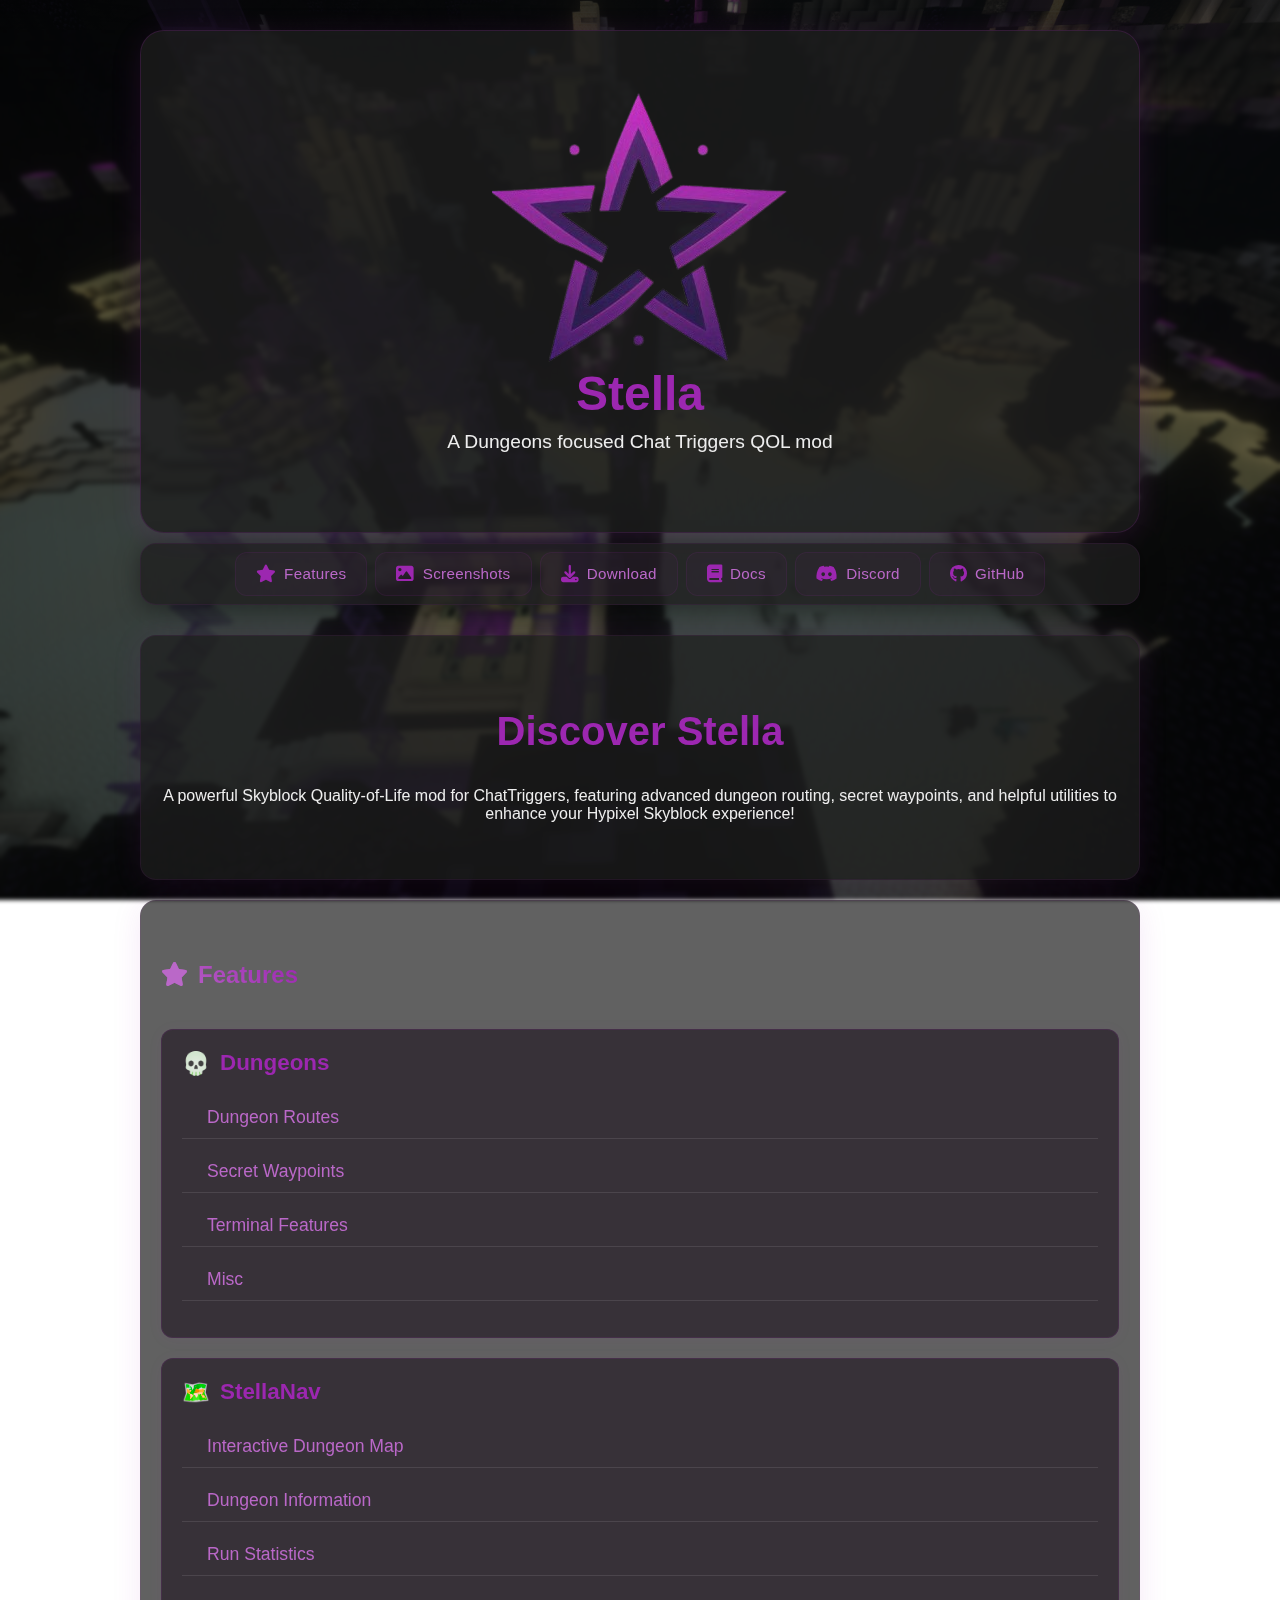
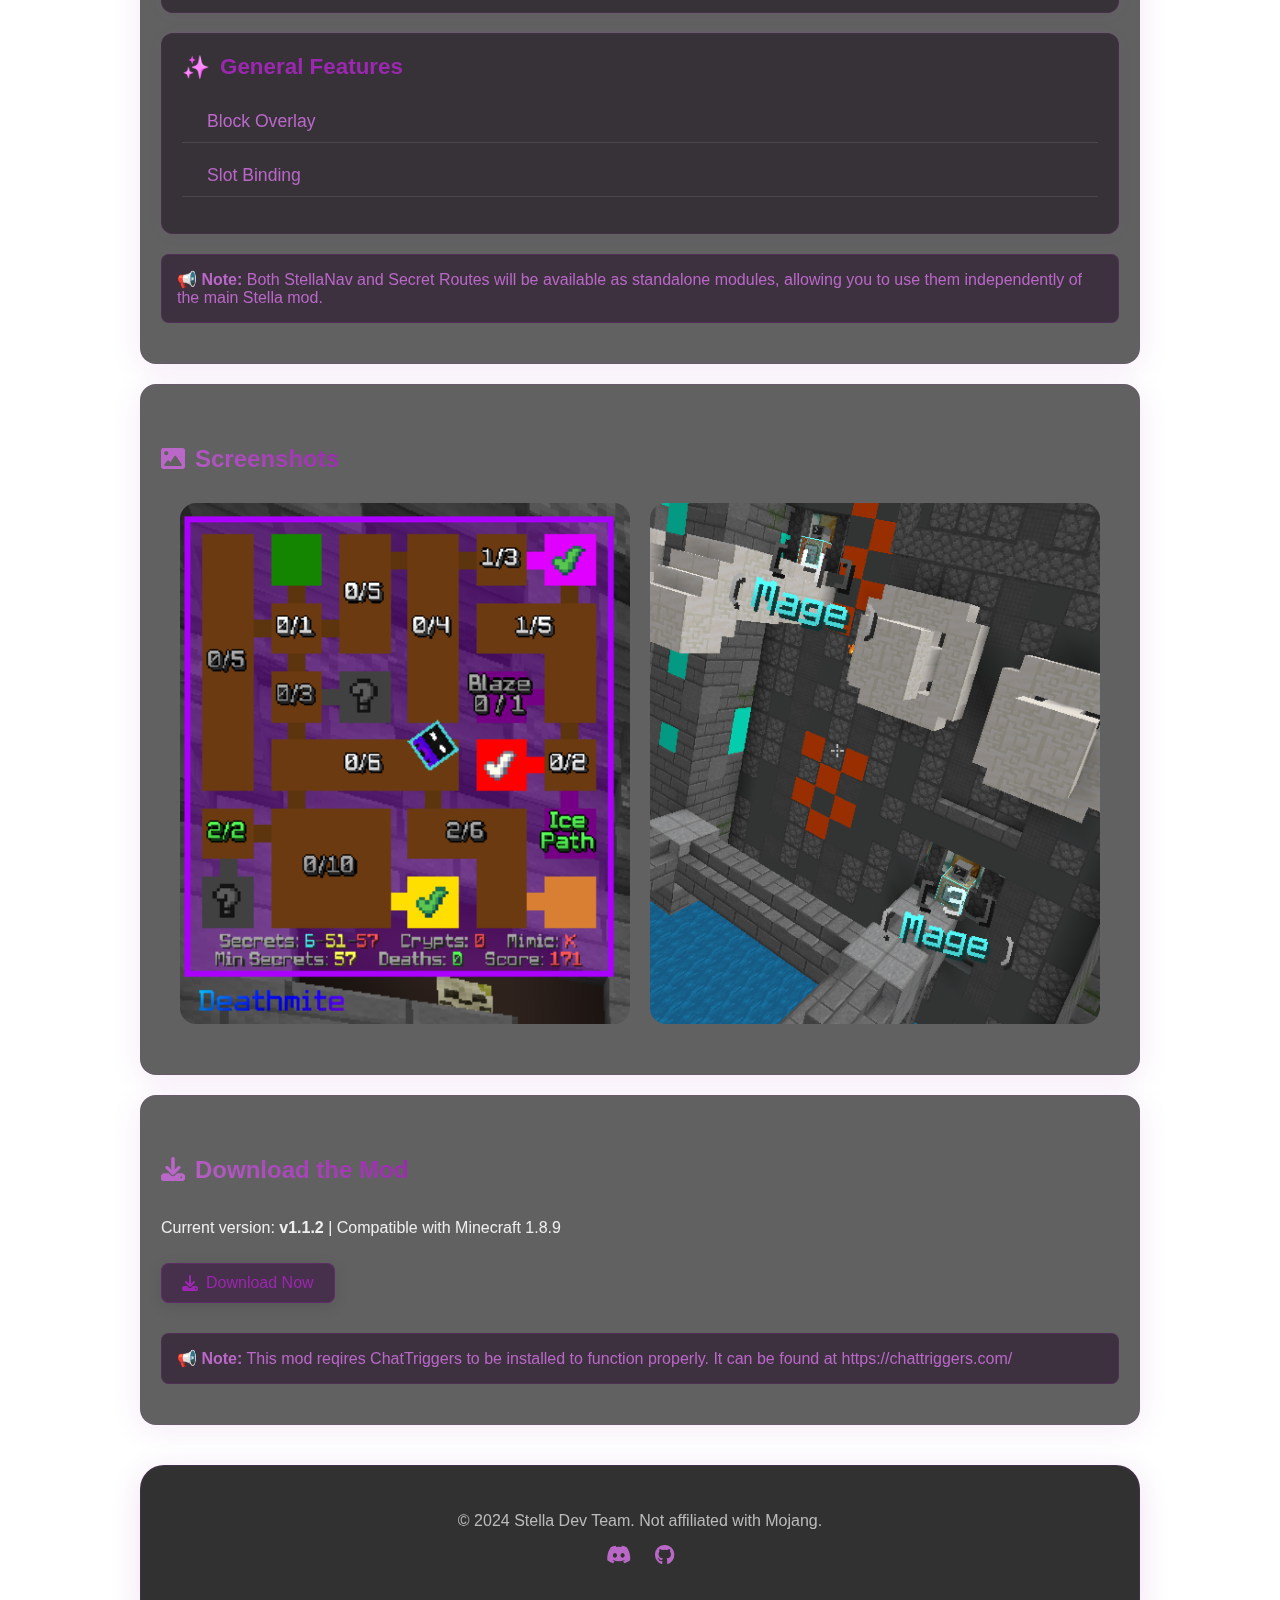
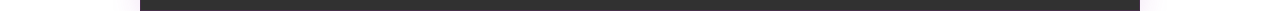
<file: index.html>
<!DOCTYPE html>
<html lang="en">
    <head>
        <!-- Meta tags for character encoding and responsive viewport -->
        <meta charset="UTF-8" />
        <meta name="viewport" content="width=device-width, initial-scale=1.0" />
        <title>Stella</title>
        <!-- Font Awesome for icons -->
        <link href="https://cdnjs.cloudflare.com/ajax/libs/font-awesome/6.5.0/css/all.min.css" rel="stylesheet" />
        <!-- Main stylesheet for the homepage -->
        <link rel="stylesheet" href="style.css" />
        <!-- Favicon for the website -->
        <link rel="icon" href="/assets/logo.png" type="image/png" />
    </head>
    <body>
        <!-- Header section with logo, title, and description -->
        <div class="header-glass">
            <img src="./assets/logo.png" alt="Mod Logo" class="mod-logo" />
            <h1>Stella</h1>
            <p>A Dungeons focused Chat Triggers QOL mod</p>
        </div>

        <!-- Navigation bar with links to sections and external resources -->
        <nav>
            <a href="#features"><i class="fas fa-star"></i>Features</a>
            <a href="#screenshots"><i class="fas fa-image"></i>Screenshots</a>
            <a href="#download"><i class="fas fa-download"></i>Download</a>
            <a href="Docs/"><i class="fas fa-book"></i>Docs</a>
            <a href="https://discord.gg/EzEfQyGdAg" target="_blank" title="Join our Discord"><i class="fab fa-discord"></i>Discord</a>
            <a href="https://github.com/Eclipse-5214/stella" target="_blank" title="View on GitHub"><i class="fab fa-github"></i>GitHub</a>
        </nav>

        <!-- Hero section with mod introduction -->
        <section class="hero glass-panel" style="text-align: center">
            <h2>Discover Stella</h2>
            <p>A powerful Skyblock Quality-of-Life mod for ChatTriggers, featuring advanced dungeon routing, secret waypoints, and helpful utilities to enhance your Hypixel Skyblock experience!</p>
        </section>

        <!-- Features section listing main mod features -->
        <section class="features glass-panel" id="features">
            <h2 style="background: linear-gradient(45deg, var(--light-purple), var(--primary-purple)); -webkit-background-clip: text; background-clip: text; color: transparent; display: inline-block">
                <i class="fas fa-star" style="color: var(--light-purple); margin-right: 10px"></i>Features
            </h2>
            <div class="features-box">
                <!-- Dungeons features group -->
                <div class="feature-section">
                    <h3><span>💀</span> Dungeons</h3>
                    <ul>
                        <li id="dungeon-routes"><a href="Docs/index.html#dungeon-routes">Dungeon Routes</a></li>
                        <li id="secret-waypoints"><a href="Docs/index.html#secret-waypoints">Secret Waypoints</a></li>
                        <li id="terminal-features"><a href="Docs/index.html#terminal-features">Terminal Features</a></li>
                        <li id="misc-features"><a href="Docs/index.html#misc-features">Misc</a></li>
                    </ul>
                </div>

                <!-- StellaNav features group -->
                <div class="feature-section">
                    <h3><span>🗺️</span> StellaNav</h3>
                    <ul>
                        <li id="interactive-map"><a href="Docs/index.html#interactive-map">Interactive Dungeon Map</a></li>
                        <li id="dungeon-info"><a href="Docs/index.html#dungeon-info">Dungeon Information</a></li>
                        <li id="run-stats"><a href="Docs/index.html#run-stats">Run Statistics</a></li>
                    </ul>
                </div>

                <!-- General features group -->
                <div class="feature-section">
                    <h3><span>✨</span> General Features</h3>
                    <ul>
                        <li id="block-overlay"><a href="Docs/index.html#block-overlay">Block Overlay</a></li>
                        <li id="slot-binding"><a href="Docs/index.html#slot-binding">Slot Binding</a></li>
                    </ul>
                </div>
            </div>
            <!-- Note about module separation -->
            <div class="feature-note">
                <p>📢 <strong>Note:</strong> Both StellaNav and Secret Routes will be available as standalone modules, allowing you to use them independently of the main Stella mod.</p>
            </div>
        </section>

        <!-- Screenshots section with example images -->
        <section class="screenshots glass-panel" id="screenshots">
            <h2 style="background: linear-gradient(45deg, var(--light-purple), var(--primary-purple)); -webkit-background-clip: text; background-clip: text; color: transparent; display: inline-block">
                <i class="fas fa-image" style="color: var(--light-purple); margin-right: 10px"></i>Screenshots
            </h2>
            <div style="display: flex; flex-wrap: wrap; justify-content: center">
                <img src="/assets/map.png" alt="StellaNav" />
                <img src="/assets/terminals.png" alt="Terminal Numbers" />
            </div>
        </section>

        <!-- Download section with version and download link -->
        <section class="download glass-panel" id="download">
            <h2 style="background: linear-gradient(45deg, var(--light-purple), var(--primary-purple)); -webkit-background-clip: text; background-clip: text; color: transparent; display: inline-block">
                <i class="fas fa-download" style="color: var(--light-purple); margin-right: 10px"></i>Download the Mod
            </h2>
            <p>Current version: <strong>v1.1.2</strong> | Compatible with Minecraft 1.8.9</p>
            <a href="Docs/#install"><i class="fas fa-download"></i><span>Download Now</span></a>
            <div class="feature-note">
                <p>📢 <strong>Note:</strong> This mod reqires ChatTriggers to be installed to function properly. It can be found at https://chattriggers.com/</p>
            </div>
        </section>

        <!-- Footer with copyright and external links -->
        <footer>
            <p>&copy; 2024 Stella Dev Team. Not affiliated with Mojang.</p>
            <p>
                <a href="https://discord.gg/EzEfQyGdAg" target="_blank"><i class="fab fa-discord fa-lg"></i></a>
                <a href="https://github.com/Eclipse-5214/stella" target="_blank"><i class="fab fa-github fa-lg"></i></a>
            </p>
        </footer>
    </body>
</html>
</file>
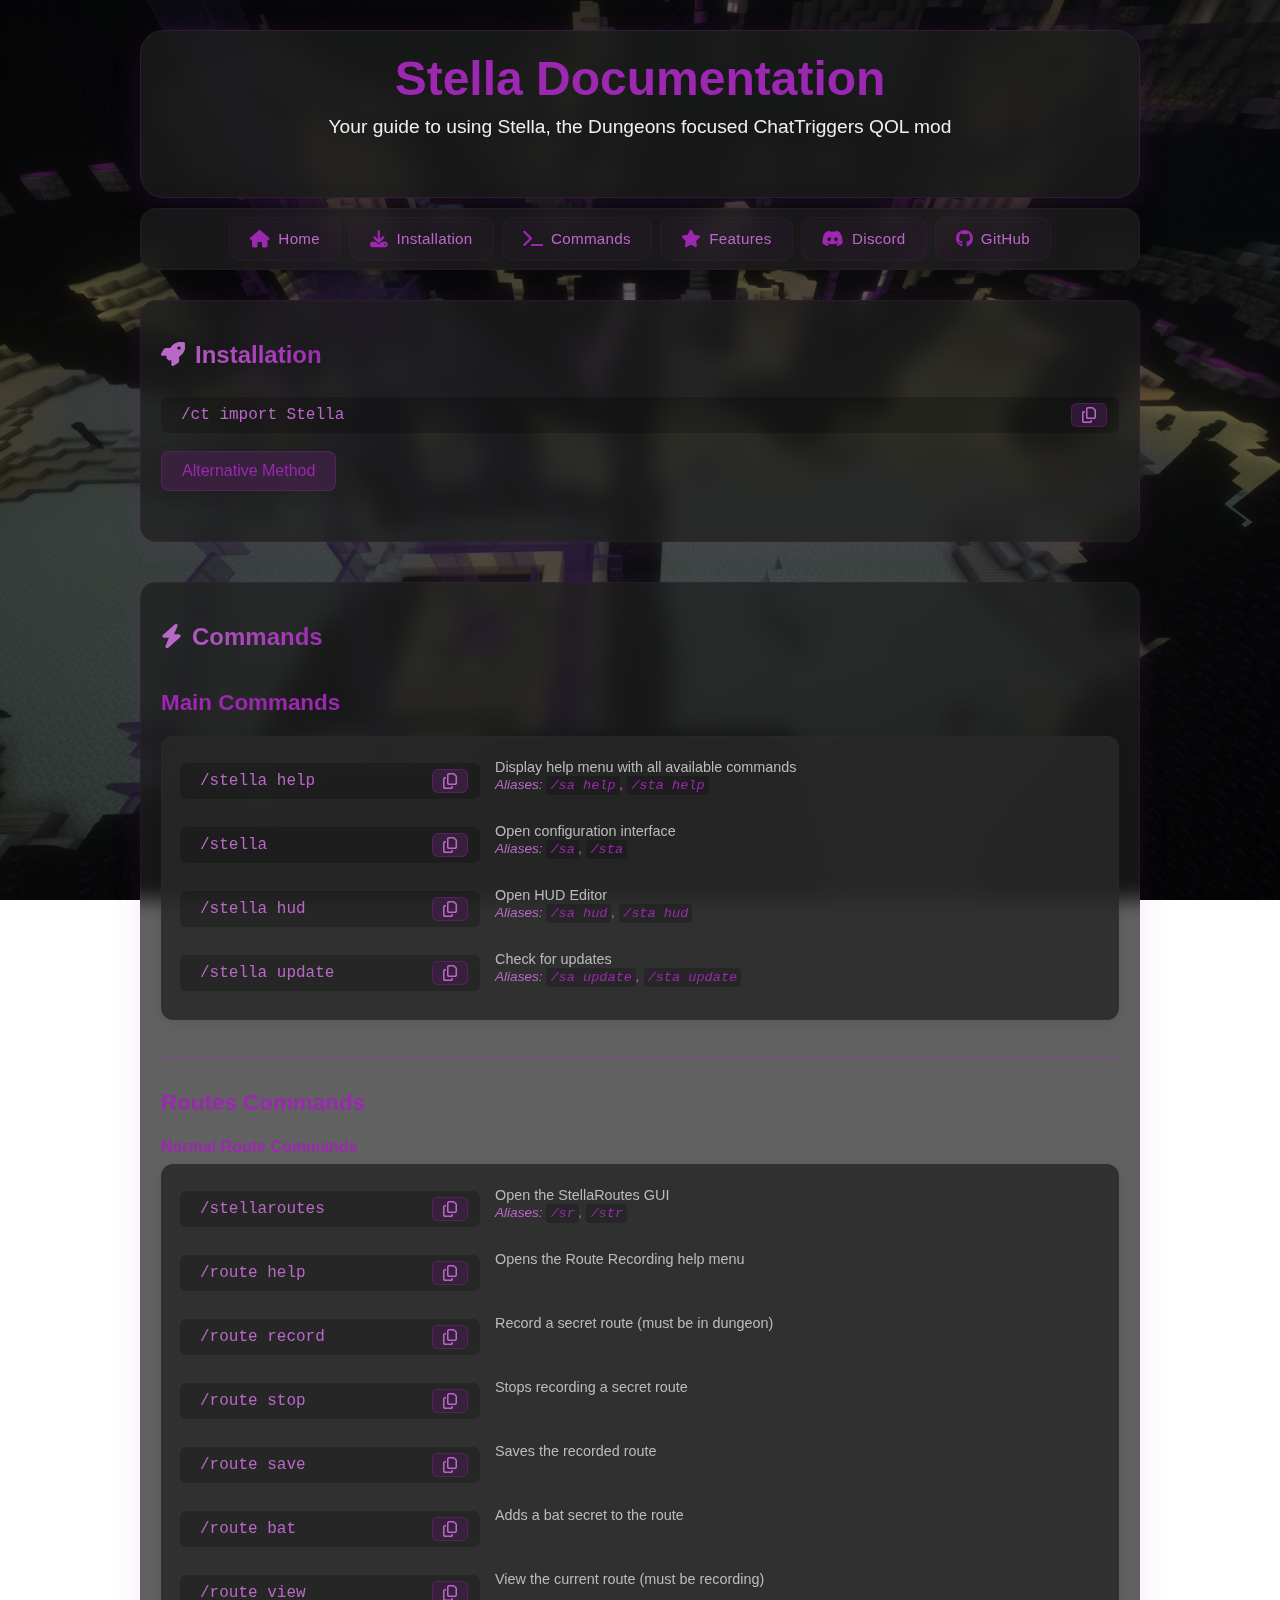
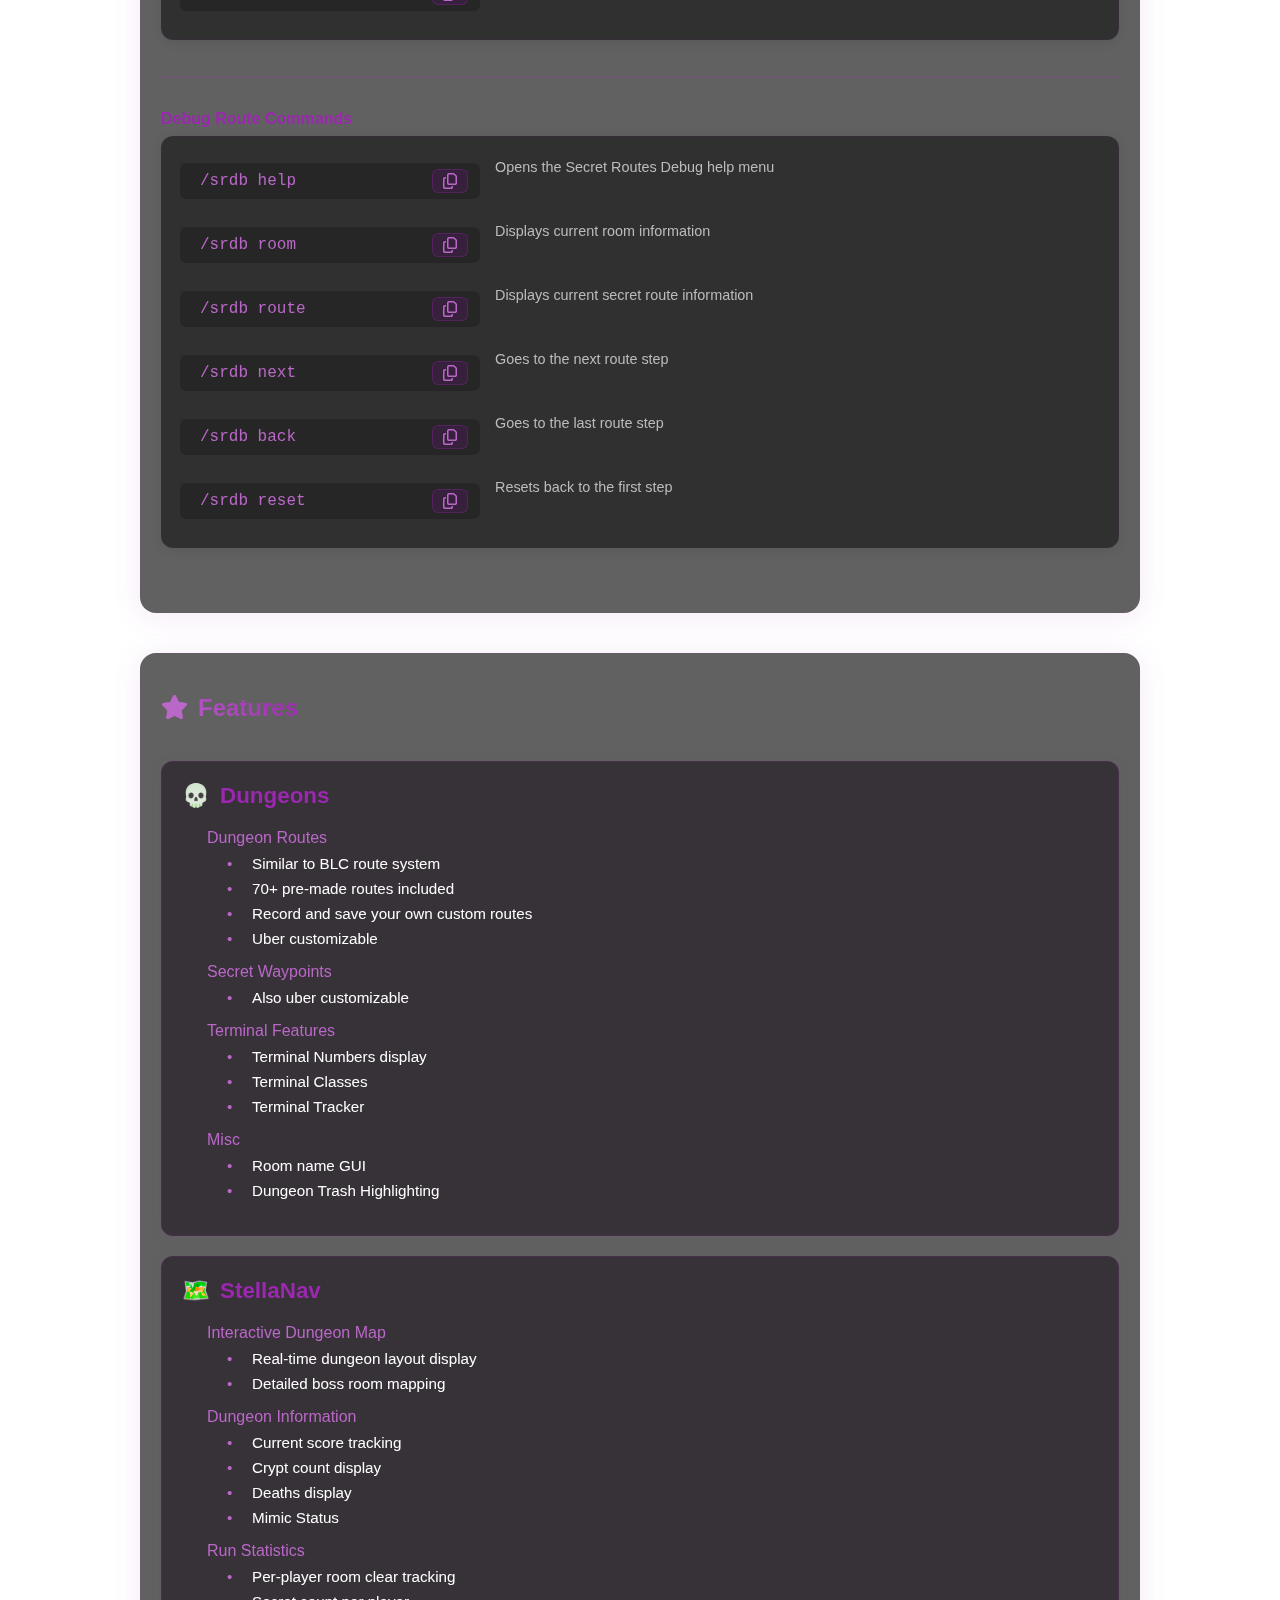
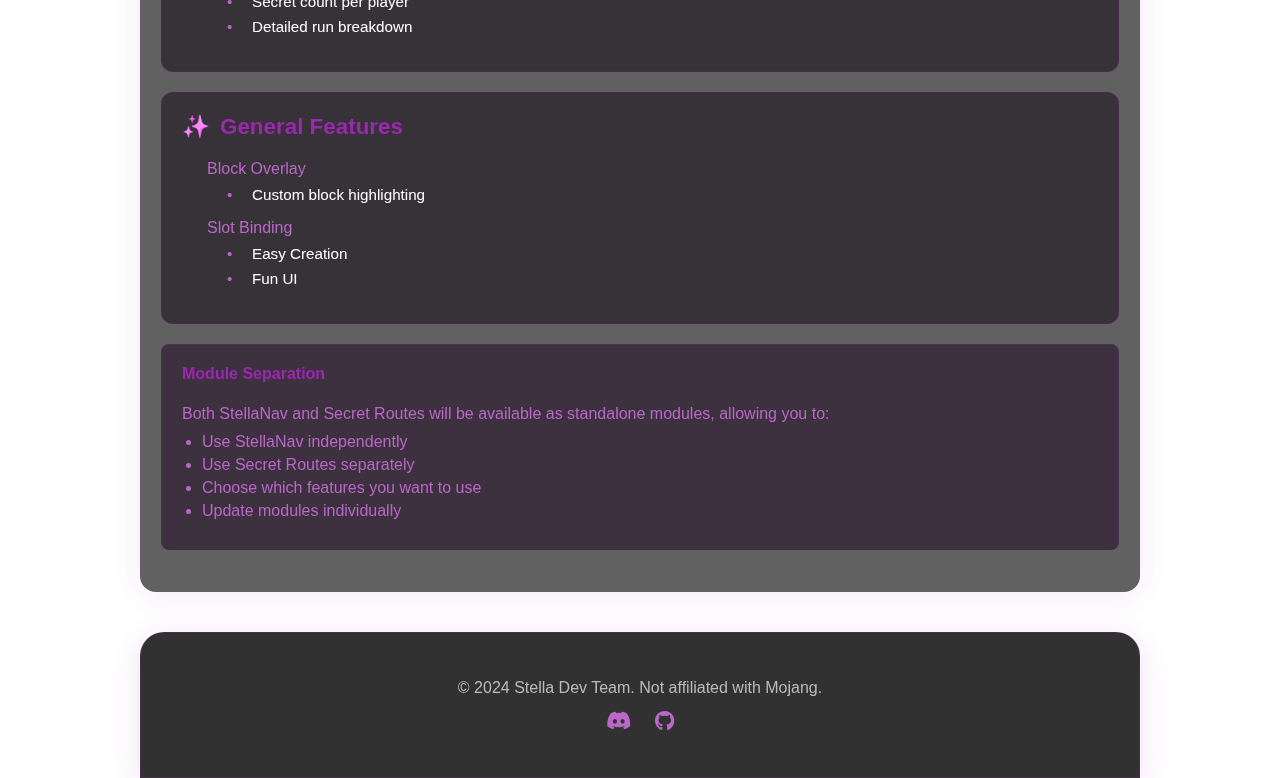
<file: Docs/index.html>
<!DOCTYPE html>
<html lang="en">
    <head>
        <!-- Meta tags for character encoding and responsive viewport -->
        <meta charset="UTF-8" />
        <meta name="viewport" content="width=device-width, initial-scale=1.0" />
        <title>Stella Documentation</title>

        <!-- External CSS imports -->
        <!-- Font Awesome for icons -->
        <link href="https://cdnjs.cloudflare.com/ajax/libs/font-awesome/6.5.0/css/all.min.css" rel="stylesheet" />
        <!-- Custom stylesheet -->
        <link rel="stylesheet" href="style.css" />
        <!-- Favicon for the website -->
        <link rel="icon" href="/assets/logo.png" type="image/png" />
    </head>
    <body>
        <!-- Header section with title and description -->
        <div class="header-glass">
            <h1>Stella Documentation</h1>
            <p>Your guide to using Stella, the Dungeons focused ChatTriggers QOL mod</p>
        </div>

        <!-- Navigation bar with links to different sections -->
        <nav>
            <a href="../"><i class="fas fa-home"></i>Home</a>
            <a href="#install"><i class="fas fa-download"></i>Installation</a>
            <a href="#commands"><i class="fas fa-terminal"></i>Commands</a>
            <a href="#features"><i class="fas fa-star"></i>Features</a>
            <a href="https://discord.gg/EzEfQyGdAg" target="_blank"><i class="fab fa-discord"></i>Discord</a>
            <a href="https://github.com/Eclipse-5214/stella" target="_blank"><i class="fab fa-github"></i>GitHub</a>
        </nav>

        <!-- Installation section -->
        <section class="glass-panel" id="install">
            <!-- Section header with gradient text -->
            <h2 style="background: linear-gradient(45deg, var(--light-purple), var(--primary-purple)); -webkit-background-clip: text; background-clip: text; color: transparent; display: inline-block">
                <i class="fas fa-rocket" style="color: var(--light-purple); margin-right: 10px"></i>Installation
            </h2>

            <!-- Main installation command box -->
            <div class="command-box install-command">
                <code>/ct import Stella</code>
                <button class="copy-button" onclick="copyCommand('/ct import Stella', event)">
                    <i class="far fa-copy"></i>
                </button>
            </div>

            <!-- Alternative installation method toggle -->
            <div class="toggle-container">
                <button class="toggle-button" onclick="toggleAltInstall()"><span>Alternative Method</span></button>

                <!-- Alternative installation popup -->
                <div class="alt-install">
                    <button class="close-button" onclick="closeAltInstall()">
                        <i class="fas fa-times"></i>
                    </button>
                    <div class="alt-content">
                        <h4>Manual Installation</h4>
                        <ul>
                            <li>Download from GitHub</li>
                            <li>Extract the archive</li>
                            <li>Access the CT modules folder using <code>/ct files</code></li>
                            <li>Place the extracted folder in ChatTriggers modules folder</li>
                            <li>Then reload using <code>/ct reload</code></li>
                        </ul>
                    </div>
                </div>
            </div>
        </section>

        <!-- Commands section -->
        <section class="glass-panel">
            <!-- Section header with gradient text -->
            <h2 style="background: linear-gradient(45deg, var(--light-purple), var(--primary-purple)); -webkit-background-clip: text; background-clip: text; color: transparent; display: inline-block">
                <i class="fas fa-bolt" style="color: var(--light-purple); margin-right: 10px"></i>Commands
            </h2>

            <!-- Main commands section -->
            <div class="features-box">
                <h3>Main Commands</h3>
                <div class="command-group-box">
                    <!-- Command groups with copy functionality -->
                    <div class="command-group">
                        <div class="command-box">
                            <code>/stella help</code>
                            <button class="copy-button" onclick="copyCommand('/stella help', event)"><i class="far fa-copy"></i></button>
                        </div>
                        <div>
                            <div class="command-description">Display help menu with all available commands</div>
                            <div class="command-aliases">Aliases: <code>/sa help</code>, <code>/sta help</code></div>
                        </div>
                    </div>
                    <div class="command-group">
                        <div class="command-box">
                            <code>/stella</code>
                            <button class="copy-button" onclick="copyCommand('/stella', event)"><i class="far fa-copy"></i></button>
                        </div>
                        <div>
                            <div class="command-description">Open configuration interface</div>
                            <div class="command-aliases">Aliases: <code>/sa</code>, <code>/sta</code></div>
                        </div>
                    </div>
                    <div class="command-group">
                        <div class="command-box">
                            <code>/stella hud</code>
                            <button class="copy-button" onclick="copyCommand('/stella hud', event)"><i class="far fa-copy"></i></button>
                        </div>
                        <div>
                            <div class="command-description">Open HUD Editor</div>
                            <div class="command-aliases">Aliases: <code>/sa hud</code>, <code>/sta hud</code></div>
                        </div>
                    </div>
                    <div class="command-group">
                        <div class="command-box">
                            <code>/stella update</code>
                            <button class="copy-button" onclick="copyCommand('/stella update', event)"><i class="far fa-copy"></i></button>
                        </div>
                        <div>
                            <div class="command-description">Check for updates</div>
                            <div class="command-aliases">Aliases: <code>/sa update</code>, <code>/sta update</code></div>
                        </div>
                    </div>
                </div>
            </div>
            <!-- Section divider -->
            <hr class="section-divider" />
            <!-- Routes commands section -->
            <div class="features-box">
                <h3>Routes Commands</h3>
                <h4 style="color: var(--primary-purple); margin-bottom: 8px">Normal Route Commands</h4>
                <div class="command-group-box">
                    <div class="command-group">
                        <div class="command-box">
                            <code>/stellaroutes</code>
                            <button class="copy-button" onclick="copyCommand('/stellaroutes', event)"><i class="far fa-copy"></i></button>
                        </div>
                        <div>
                            <div class="command-description">Open the StellaRoutes GUI</div>
                            <div class="command-aliases">Aliases: <code>/sr</code>, <code>/str</code></div>
                        </div>
                    </div>
                    <div class="command-group">
                        <div class="command-box">
                            <code>/route help</code>
                            <button class="copy-button" onclick="copyCommand('/route help', event)"><i class="far fa-copy"></i></button>
                        </div>
                        <div>
                            <div class="command-description">Opens the Route Recording help menu</div>
                        </div>
                    </div>
                    <div class="command-group">
                        <div class="command-box">
                            <code>/route record</code>
                            <button class="copy-button" onclick="copyCommand('/route record', event)"><i class="far fa-copy"></i></button>
                        </div>
                        <div>
                            <div class="command-description">Record a secret route (must be in dungeon)</div>
                        </div>
                    </div>
                    <div class="command-group">
                        <div class="command-box">
                            <code>/route stop</code>
                            <button class="copy-button" onclick="copyCommand('/route stop', event)"><i class="far fa-copy"></i></button>
                        </div>
                        <div>
                            <div class="command-description">Stops recording a secret route</div>
                        </div>
                    </div>
                    <div class="command-group">
                        <div class="command-box">
                            <code>/route save</code>
                            <button class="copy-button" onclick="copyCommand('/route save', event)"><i class="far fa-copy"></i></button>
                        </div>
                        <div>
                            <div class="command-description">Saves the recorded route</div>
                        </div>
                    </div>
                    <div class="command-group">
                        <div class="command-box">
                            <code>/route bat</code>
                            <button class="copy-button" onclick="copyCommand('/route bat', event)"><i class="far fa-copy"></i></button>
                        </div>
                        <div>
                            <div class="command-description">Adds a bat secret to the route</div>
                        </div>
                    </div>
                    <div class="command-group">
                        <div class="command-box">
                            <code>/route view</code>
                            <button class="copy-button" onclick="copyCommand('/route view', event)"><i class="far fa-copy"></i></button>
                        </div>
                        <div>
                            <div class="command-description">View the current route (must be recording)</div>
                        </div>
                    </div>
                </div>
            </div>
            <!-- Section divider -->
            <hr class="section-divider" />
            <!-- Debug route commands section -->
            <div class="features-box">
                <h4 style="color: var(--primary-purple); margin: 24px 0 8px 0">Debug Route Commands</h4>
                <div class="command-group-box">
                    <div class="command-group">
                        <div class="command-box">
                            <code>/srdb help</code>
                            <button class="copy-button" onclick="copyCommand('/srdb help', event)"><i class="far fa-copy"></i></button>
                        </div>
                        <div>
                            <div class="command-description">Opens the Secret Routes Debug help menu</div>
                        </div>
                    </div>
                    <div class="command-group">
                        <div class="command-box">
                            <code>/srdb room</code>
                            <button class="copy-button" onclick="copyCommand('/srdb room', event)"><i class="far fa-copy"></i></button>
                        </div>
                        <div>
                            <div class="command-description">Displays current room information</div>
                        </div>
                    </div>
                    <div class="command-group">
                        <div class="command-box">
                            <code>/srdb route</code>
                            <button class="copy-button" onclick="copyCommand('/srdb route', event)"><i class="far fa-copy"></i></button>
                        </div>
                        <div>
                            <div class="command-description">Displays current secret route information</div>
                        </div>
                    </div>
                    <div class="command-group">
                        <div class="command-box">
                            <code>/srdb next</code>
                            <button class="copy-button" onclick="copyCommand('/srdb next', event)"><i class="far fa-copy"></i></button>
                        </div>
                        <div>
                            <div class="command-description">Goes to the next route step</div>
                        </div>
                    </div>
                    <div class="command-group">
                        <div class="command-box">
                            <code>/srdb back</code>
                            <button class="copy-button" onclick="copyCommand('/srdb back', event)"><i class="far fa-copy"></i></button>
                        </div>
                        <div>
                            <div class="command-description">Goes to the last route step</div>
                        </div>
                    </div>
                    <div class="command-group">
                        <div class="command-box">
                            <code>/srdb reset</code>
                            <button class="copy-button" onclick="copyCommand('/srdb reset', event)"><i class="far fa-copy"></i></button>
                        </div>
                        <div>
                            <div class="command-description">Resets back to the first step</div>
                        </div>
                    </div>
                </div>
            </div>
        </section>

        <!-- Features section -->
        <section class="glass-panel">
            <!-- Section header with gradient text -->
            <h2 style="background: linear-gradient(45deg, var(--light-purple), var(--primary-purple)); -webkit-background-clip: text; background-clip: text; color: transparent; display: inline-block">
                <i class="fas fa-star" style="color: var(--light-purple); margin-right: 10px"></i>Features
            </h2>

            <!-- Features container -->
            <div class="features-box">
                <!-- Dungeons features section -->
                <div class="feature-section">
                    <h3><span>💀</span> Dungeons</h3>
                    <ul>
                        <!-- Feature items with popup functionality -->
                        <li id="dungeon-routes">
                            Dungeon Routes
                            <ul>
                                <li onclick="showFeaturePopup('BLC Route System', 'Similar to BLC route system\n\n• Familiar interface for BLC users\n• Easy transition from BLC\n• Maintains route quality standards', event)">
                                    Similar to BLC route system
                                </li>
                                <li onclick="showFeaturePopup('Pre-made Routes', '70+ pre-made routes included\n\n• Rotes recoded by a cata 40\n• Optimized for speed and efficiency\n• Exit Routes\n• Regular route updates', event)">
                                    70+ pre-made routes included
                                </li>
                                <li
                                    onclick="showFeaturePopup('Custom Routes', 'Record and save your own custom routes\n\n• Route recording functionality\n• Save and load custom routes\n• Automatic secret detection\n• Edit existing routes\n• Plenty of debug commands', event)"
                                >
                                    Record and save your own custom routes
                                </li>
                                <li onclick="showFeaturePopup('Uber Customizable', 'Route System Customization\n\n• Custom route colors and styles\n• Adjustable waypoint text\n• Custom route lines', event)">Uber customizable</li>
                            </ul>
                        </li>
                        <li id="secret-waypoints">
                            Secret Waypoints
                            <ul>
                                <li onclick="showFeaturePopup('Uber Customizable', 'Secret Waypoint Customization\n\n• Custom waypoint colors', event)">Also uber customizable</li>
                            </ul>
                        </li>
                        <li id="terminal-features">
                            Terminal Features
                            <ul>
                                <li onclick="showFeaturePopup('Terminal Numbers', 'Terminal Numbers display\n\n• Clear number visualization\n• Ability to choose your term', event)">Terminal Numbers display</li>
                                <li onclick="showFeaturePopup('Classes on term', 'Terminal Classes\n\n• Shows class instead of number\n• Ability to choose your class\n• M7 roles for learning', event)">Terminal Classes</li>
                                <li onclick="showFeaturePopup('Terminal Tracking', 'Terminal Tracker\n\n• Real-time terminal status (soon)\n• Completion tracking\n• Party-wide terminal info', event)">Terminal Tracker</li>
                            </ul>
                        </li>
                        <li id="misc-features">
                            Misc
                            <ul>
                                <li onclick="showFeaturePopup('Room Names', 'Room name GUI\n\n• Clear room identification\n• Can be chroma', event)">Room name GUI</li>
                                <li onclick="showFeaturePopup('Dungeon Trash', 'Dungeon Trash Highlighting\n\n• Highlights trash items in your inventory\n• Easy identification for selling\n• Custom highlight colors', event)">
                                    Dungeon Trash Highlighting
                                </li>
                            </ul>
                        </li>
                    </ul>
                </div>

                <!-- StellaNav features section -->
                <div class="feature-section">
                    <h3><span>🗺️</span> StellaNav</h3>
                    <ul>
                        <!-- StellaNav feature items... -->
                        <li id="interactive-map">
                            Interactive Dungeon Map
                            <ul>
                                <li onclick="showFeaturePopup('Dungeon Layout', 'Real-time dungeon layout display\n\n• Live room mapping\n• Wither door location\n• Smooth player positions', event)">Real-time dungeon layout display</li>
                                <li onclick="showFeaturePopup('Boss Room', 'Detailed boss room mapping\n\n• All floors have maps\n• Maps change based on phase\n• Party positioning', event)">Detailed boss room mapping</li>
                            </ul>
                        </li>
                        <li id="dungeon-info">
                            Dungeon Information
                            <ul>
                                <li onclick="showFeaturePopup('Score Tracking', 'Current score tracking\n\n• Real-time score updates\n• Score breakdown\n• Changes color based on score', event)">Current score tracking</li>
                                <li onclick="showFeaturePopup('Crypt Count', 'Crypt count display\n\n• Live crypt tracking\n• Crypt completion status', event)">Crypt count display</li>
                                <li onclick="showFeaturePopup('Death Counter', 'Deaths display\n\n• Individual death tracking\n• Party death summary', event)">Deaths display</li>
                                <li onclick="showFeaturePopup('Mimic Status', 'Mimic Status\n\n• Mimic detection\n• Only shows in F6 and F7', event)">Mimic Status</li>
                            </ul>
                        </li>
                        <li id="run-stats">
                            Run Statistics
                            <ul>
                                <li onclick="showFeaturePopup('Room Clears', 'Per-player room clear tracking\n\n• Individual clear times\n• Room stacking detection\n• Room cleared range estimate', event)">Per-player room clear tracking</li>
                                <li onclick="showFeaturePopup('Secret Counts', 'Secret count per player\n\n• Individual secret finds', event)">Secret count per player</li>
                                <li onclick="showFeaturePopup('Run Breakdown', 'Detailed run breakdown\n\n• Complete run statistics\n• Performance metrics\n• Time analysis\n• Improvement suggestions', event)">Detailed run breakdown</li>
                            </ul>
                        </li>
                    </ul>
                </div>

                <!-- General features section -->
                <div class="feature-section">
                    <h3><span>✨</span> General Features</h3>
                    <ul>
                        <!-- General feature items... -->
                        <li id="block-overlay">
                            Block Overlay
                            <ul>
                                <li onclick="showFeaturePopup('Block Highlighting', 'Custom block highlighting\n\n• Customizable colors\n• Multiple highlight types\n• Works with stairs\n• Can be chroma', event)">
                                    Custom block highlighting
                                </li>
                            </ul>
                        </li>
                        <li id="slot-binding">
                            Slot Binding
                            <ul>
                                <li onclick="showFeaturePopup('Easy Creation', 'Simple slot binding system\n\n• Quick and intuitive setup\n• Two button interface\n• Easy to modify', event)">Easy Creation</li>
                                <li onclick="showFeaturePopup('Fun UI', 'Engaging user interface\n\n• Modern design\n• Smooth animations\n• Visual feedback', event)">Fun UI</li>
                            </ul>
                        </li>
                    </ul>
                </div>
            </div>

            <!-- Module separation note -->
            <div class="feature-note">
                <h4>Module Separation</h4>
                <p>Both StellaNav and Secret Routes will be available as standalone modules, allowing you to:</p>
                <ul>
                    <li>Use StellaNav independently</li>
                    <li>Use Secret Routes separately</li>
                    <li>Choose which features you want to use</li>
                    <li>Update modules individually</li>
                </ul>
            </div>

            <!-- Feature popup container -->
            <div class="feature-popup">
                <button class="close-popup" onclick="closeFeaturePopup()">
                    <i class="fas fa-times"></i>
                </button>
                <h3><span id="popup-emoji"></span><span id="popup-title"></span></h3>
                <p id="popup-description"></p>
            </div>
        </section>

        <!-- Footer section -->
        <footer>
            <p>&copy; 2024 Stella Dev Team. Not affiliated with Mojang.</p>
            <p>
                <a href="https://discord.gg/EzEfQyGdAg" target="_blank"><i class="fab fa-discord fa-lg"></i></a>
                <a href="https://github.com/Eclipse-5214/stella" target="_blank"><i class="fab fa-github fa-lg"></i></a>
            </p>
        </footer>

        <script src="main.js"></script>
    </body>
</html>
</file>
<file: style.css>
/* Stella Main Styles */
:root {
    --primary-purple: #9c27b0;
    --light-purple: #ba68c8;
    --dark-purple: #7b1fa2;
    --hover-purple: rgba(156, 39, 176, 0.5);
}

* {
    box-sizing: border-box;
    scroll-behavior: smooth;
}

body {
    font-family: "Segoe UI", sans-serif;
    background: linear-gradient(rgba(0, 0, 0, 0.6), rgba(0, 0, 0, 0.6)), url("/assets/background.png") center/cover no-repeat fixed;
    background-attachment: fixed;
    color: #eee;
    margin: 0;
    padding: 0;
    backdrop-filter: blur(2px);
    -webkit-backdrop-filter: blur(2px);
}

/* Reusable glassy panel style */
.glass-panel {
    background: rgba(30, 30, 30, 0.7);
    border-radius: 16px;
    padding: 40px 20px;
    margin: 20px auto;
    backdrop-filter: blur(10px);
    -webkit-backdrop-filter: blur(10px);
    box-shadow: 0 4px 30px rgba(0, 0, 0, 0.4);
    animation: fadeInUp 1s ease-in-out;
    max-width: 1000px;
    border: 1px solid rgba(156, 39, 176, 0.1);
    box-shadow: 0 4px 30px rgba(156, 39, 176, 0.1);
}

.header-glass {
    background: rgba(30, 30, 30, 0.75);
    border-radius: 24px;
    padding: 60px 20px;
    margin: 30px auto 10px;
    text-align: center;
    backdrop-filter: blur(12px);
    box-shadow: 0 6px 30px rgba(0, 0, 0, 0.5);
    animation: fadeIn 1s ease-out;
    max-width: 1000px;
    border: 1px solid rgba(156, 39, 176, 0.2);
    box-shadow: 0 6px 30px rgba(156, 39, 176, 0.15);
}

.header-glass h1 {
    font-size: 3rem;
    margin: 0;
    color: var(--primary-purple);
}

.header-glass p {
    font-size: 1.2rem;
    margin-top: 10px;
}

nav {
    display: flex;
    justify-content: center;
    background-color: rgba(30, 30, 30, 0.75);
    flex-wrap: wrap;
    border-radius: 16px;
    max-width: 1000px;
    margin: 10px auto 30px;
    backdrop-filter: blur(12px);
    box-shadow: 0 4px 25px rgba(0, 0, 0, 0.4);
    padding: 8px;
    gap: 8px;
    border: 1px solid rgba(156, 39, 176, 0.1);
}

nav a {
    color: var(--light-purple);
    padding: 12px 20px;
    text-decoration: none;
    font-weight: 500;
    transition: all 0.3s ease;
    border-radius: 12px;
    display: flex;
    align-items: center;
    gap: 8px;
    font-size: 0.95rem;
    letter-spacing: 0.3px;
    background: rgba(156, 39, 176, 0.05);
    border: 1px solid rgba(156, 39, 176, 0.1);
}

nav a:hover {
    background: rgba(156, 39, 176, 0.15);
    color: #fff;
    transform: translateY(-2px);
    box-shadow: 0 4px 15px rgba(156, 39, 176, 0.2);
    border-color: rgba(156, 39, 176, 0.3);
}

nav a:active {
    transform: translateY(0);
    background: rgba(156, 39, 176, 0.2);
}

nav a i {
    font-size: 1.1rem;
    color: var(--primary-purple);
    transition: all 0.3s ease;
}

nav a:hover i {
    color: #fff;
    transform: scale(1.1);
}

section {
    max-width: 1000px;
    margin: auto;
}

.hero h2 {
    font-size: 2.5rem;
    color: var(--primary-purple);
}

.features ul {
    list-style: none;
    padding: 0;
}

.features li {
    padding: 10px;
    font-size: 1.1rem;
    border-bottom: 1px solid rgba(255, 255, 255, 0.1);
}

.screenshots img {
    width: 100%;
    max-width: 450px;
    height: auto;
    border-radius: 16px;
    margin: 10px;
    transition: transform 0.3s ease;
}

.screenshots img:hover {
    transform: scale(1.05);
}

.download a {
    background: rgba(156, 39, 176, 0.2);
    color: var(--primary-purple);
    border: 1px solid rgba(156, 39, 176, 0.3);
    padding: 10px 20px;
    border-radius: 8px;
    cursor: pointer;
    font-size: 1rem;
    margin: 10px 0;
    transition: all 0.3s ease;
    position: relative;
    backdrop-filter: blur(10px);
    -webkit-backdrop-filter: blur(10px);
    box-shadow: 0 4px 15px rgba(0, 0, 0, 0.1);
    text-decoration: none;
    display: inline-flex;
    align-items: center;
    gap: 8px;
}

.download a:hover {
    background: rgba(156, 39, 176, 0.3);
    transform: translateY(-2px);
    box-shadow: 0 4px 15px rgba(156, 39, 176, 0.2);
    border: 1px solid rgba(156, 39, 176, 0.4);
    color: var(--light-purple);
}

.download a:active {
    transform: translateY(0);
}

.download a::before {
    content: "";
    position: absolute;
    top: 0;
    left: 0;
    right: 0;
    bottom: 0;
    border-radius: 8px;
    background: linear-gradient(45deg, rgba(156, 39, 176, 0.1), rgba(156, 39, 176, 0.2));
    opacity: 0;
    transition: opacity 0.3s ease;
}

.download a:hover::before {
    opacity: 1;
}

.download a span {
    position: relative;
    z-index: 1;
}

footer {
    text-align: center;
    padding: 30px 10px;
    background-color: rgba(13, 13, 13, 0.85);
    color: #bbb;
    border-radius: 24px 24px 0 0;
    margin: 40px auto 0;
    max-width: 1000px;
    backdrop-filter: blur(12px);
    -webkit-backdrop-filter: blur(12px);
    box-shadow: 0 6px 30px rgba(0, 0, 0, 0.5);
    border: 1px solid rgba(156, 39, 176, 0.2);
    box-shadow: 0 6px 30px rgba(156, 39, 176, 0.15);
}

footer a {
    color: var(--light-purple);
    margin: 0 10px;
}

footer a:hover {
    color: var(--primary-purple);
}

/* Animations */
@keyframes fadeIn {
    from {
        opacity: 0;
        transform: translateY(-20px);
    }
    to {
        opacity: 1;
        transform: translateY(0);
    }
}

@keyframes fadeInUp {
    from {
        opacity: 0;
        transform: translateY(40px);
    }
    to {
        opacity: 1;
        transform: translateY(0);
    }
}

/* Responsive */
@media (max-width: 600px) {
    .header-glass h1 {
        font-size: 2rem;
    }
    .hero h2 {
        font-size: 1.8rem;
    }
    nav a {
        padding: 10px;
        font-size: 0.9rem;
    }
}

.feature-note {
    margin-top: 20px;
    padding: 15px;
    background: rgba(156, 39, 176, 0.1);
    border: 1px solid rgba(156, 39, 176, 0.2);
    border-radius: 8px;
    backdrop-filter: blur(10px);
    -webkit-backdrop-filter: blur(10px);
}

.feature-note p {
    margin: 0;
    color: var(--light-purple);
}

.features-box {
    margin-top: 20px;
    margin-bottom: 20px;
}

.feature-section {
    background: rgba(156, 39, 176, 0.05);
    border: 1px solid rgba(156, 39, 176, 0.15);
    border-radius: 12px;
    padding: 20px;
    margin-bottom: 20px;
    backdrop-filter: blur(8px);
    -webkit-backdrop-filter: blur(8px);
    box-shadow: 0 2px 16px rgba(156, 39, 176, 0.05);
    transition: all 0.3s ease;
}

.feature-section:hover {
    background: rgba(156, 39, 176, 0.08);
    border-color: rgba(156, 39, 176, 0.25);
    box-shadow: 0 4px 20px rgba(156, 39, 176, 0.1);
    transform: translateY(-2px);
}

.feature-section:last-child {
    margin-bottom: 0;
}

.feature-section h3 {
    margin-top: 0;
    color: var(--primary-purple);
    font-size: 1.4rem;
    display: flex;
    align-items: center;
    gap: 10px;
    margin-bottom: 20px;
}

.feature-section h3 span {
    filter: hue-rotate(270deg) saturate(2);
}

.feature-section ul {
    margin-bottom: 16px;
    list-style: none;
    padding-left: 0;
}

.feature-section li {
    margin: 12px 0;
    padding-left: 25px;
    position: relative;
    color: var(--light-purple);
    font-weight: 500;
    transition: all 0.3s ease;
}

.feature-section li:hover {
    color: #fff;
    transform: translateX(5px);
}

.feature-section ul ul {
    margin-top: 8px;
    margin-bottom: 8px;
    padding-left: 20px;
}

.feature-section ul ul li {
    margin: 8px 0;
    font-size: 0.95rem;
    color: #ddd;
    font-weight: normal;
    padding-left: 0;
}

.feature-section ul ul li::before {
    content: "";
}

.feature-section li a {
    color: var(--light-purple);
    text-decoration: none;
    transition: all 0.3s ease;
    display: block;
    width: 100%;
}

.feature-section li a:hover {
    color: #fff;
    transform: translateX(5px);
}
</file>
<file: Docs/style.css>
/* Root variables for consistent theming */
:root {
    --primary-purple: #9c27b0;
    --light-purple: #ba68c8;
    --dark-purple: #7b1fa2;
    --hover-purple: rgba(156, 39, 176, 0.5);
}

/* Global styles */
* {
    box-sizing: border-box;
    scroll-behavior: smooth;
}

/* Base body styles with background image */
body {
    font-family: "Segoe UI", sans-serif;
    background: linear-gradient(rgba(0, 0, 0, 0.6), rgba(0, 0, 0, 0.6)), url("../assets/background.png") center/cover no-repeat fixed;
    background-attachment: fixed;
    color: #eee;
    margin: 0;
    padding: 0;
}

/* Glass panel container for main content sections */
.glass-panel {
    background: rgba(30, 30, 30, 0.7);
    border-radius: 16px;
    padding: 20px 20px 40px 20px;
    margin: 20px auto;
    backdrop-filter: blur(10px);
    -webkit-backdrop-filter: blur(10px);
    box-shadow: 0 4px 30px rgba(0, 0, 0, 0.4);
    max-width: 1000px;
    border: 1px solid rgba(156, 39, 176, 0.1);
    box-shadow: 0 4px 30px rgba(156, 39, 176, 0.1);
    transition: all 0.3s cubic-bezier(0.4, 0, 0.2, 1);
    margin-bottom: 40px;
}

/* Header glass panel with title and description */
.header-glass {
    background: rgba(30, 30, 30, 0.75);
    border-radius: 24px;
    padding: 20px 20px 40px 20px;
    margin: 30px auto 10px;
    text-align: center;
    backdrop-filter: blur(12px);
    box-shadow: 0 6px 30px rgba(0, 0, 0, 0.5);
    max-width: 1000px;
    border: 1px solid rgba(156, 39, 176, 0.2);
    box-shadow: 0 6px 30px rgba(156, 39, 176, 0.15);
}

/* Header title styles */
.header-glass h1 {
    font-size: 3rem;
    margin: 0;
    color: var(--primary-purple);
}

/* Header description styles */
.header-glass p {
    font-size: 1.2rem;
    margin-top: 10px;
}

/* Navigation bar container */
nav {
    display: flex;
    justify-content: center;
    background-color: rgba(30, 30, 30, 0.75);
    flex-wrap: wrap;
    border-radius: 16px;
    max-width: 1000px;
    margin: 10px auto 30px;
    backdrop-filter: blur(12px);
    box-shadow: 0 4px 25px rgba(0, 0, 0, 0.4);
    padding: 8px;
    gap: 8px;
    border: 1px solid rgba(156, 39, 176, 0.1);
}

/* Navigation link styles */
nav a {
    color: var(--light-purple);
    padding: 12px 20px;
    text-decoration: none;
    font-weight: 500;
    transition: all 0.3s ease;
    border-radius: 12px;
    display: flex;
    align-items: center;
    gap: 8px;
    font-size: 0.95rem;
    letter-spacing: 0.3px;
    background: rgba(156, 39, 176, 0.05);
    border: 1px solid rgba(156, 39, 176, 0.1);
}

/* Navigation link hover effects */
nav a:hover {
    background: rgba(156, 39, 176, 0.15);
    color: #fff;
    transform: translateY(-2px);
    box-shadow: 0 4px 15px rgba(156, 39, 176, 0.2);
    border-color: rgba(156, 39, 176, 0.3);
}

/* Navigation link active state */
nav a:active {
    transform: translateY(0);
    background: rgba(156, 39, 176, 0.2);
}

/* Navigation icon styles */
nav a i {
    font-size: 1.1rem;
    color: var(--primary-purple);
    transition: all 0.3s ease;
}

/* Navigation icon hover effects */
nav a:hover i {
    color: #fff;
    transform: scale(1.1);
}

/* Documentation section container */
.doc-section {
    max-width: 1000px;
    margin: auto;
    transition: all 0.3s cubic-bezier(0.4, 0, 0.2, 1);
}

/* Documentation section headings */
.doc-section h2 {
    margin-top: 0;
    font-size: 2rem;
    color: var(--primary-purple);
}

/* Documentation section subheadings */
.doc-section h3 {
    color: var(--light-purple);
    margin-top: 1.5em;
}

/* Documentation section paragraphs */
.doc-section p {
    font-size: 1.1rem;
    line-height: 1.6;
}

/* Documentation code blocks */
.doc-section code {
    background: rgba(0, 0, 0, 0.3);
    padding: 2px 6px;
    border-radius: 4px;
    font-family: monospace;
    color: var(--light-purple);
}

/* Documentation lists */
.doc-section ul,
.doc-section ol {
    padding-left: 20px;
}

/* Documentation list items */
.doc-section li {
    margin: 10px 0;
    line-height: 1.6;
}

/* Documentation links */
.doc-section a {
    color: var(--light-purple);
    text-decoration: none;
}

/* Documentation link hover effects */
.doc-section a:hover {
    color: var(--primary-purple);
    text-decoration: underline;
}

/* Footer styles */
footer {
    text-align: center;
    padding: 30px 10px;
    background-color: rgba(13, 13, 13, 0.85);
    color: #bbb;
    border-radius: 24px 24px 0 0;
    margin: 40px auto 0;
    max-width: 1000px;
    backdrop-filter: blur(12px);
    -webkit-backdrop-filter: blur(12px);
    box-shadow: 0 6px 30px rgba(0, 0, 0, 0.5);
    border: 1px solid rgba(156, 39, 176, 0.2);
    box-shadow: 0 6px 30px rgba(156, 39, 176, 0.15);
}

/* Footer links */
footer a {
    color: var(--light-purple);
    margin: 0 10px;
}

/* Footer link hover effects */
footer a:hover {
    color: var(--primary-purple);
}

/* Toggle container for alternative installation */
.toggle-container {
    position: relative;
}

/* Toggle button styles */
.toggle-button {
    background: rgba(156, 39, 176, 0.2);
    color: var(--primary-purple);
    border: 1px solid rgba(156, 39, 176, 0.3);
    padding: 10px 20px;
    border-radius: 8px;
    cursor: pointer;
    font-size: 1rem;
    margin: 10px 0;
    transition: all 0.3s ease;
    position: relative;
    backdrop-filter: blur(10px);
    -webkit-backdrop-filter: blur(10px);
    box-shadow: 0 4px 15px rgba(0, 0, 0, 0.1);
}

/* Toggle button hover effects */
.toggle-button:hover {
    background: rgba(156, 39, 176, 0.3);
    transform: translateY(-2px);
    box-shadow: 0 4px 15px rgba(156, 39, 176, 0.2);
    border: 1px solid rgba(156, 39, 176, 0.4);
    color: var(--light-purple);
}

/* Toggle button active state */
.toggle-button:active {
    transform: translateY(0);
}

/* Remove default button styles */
.toggle-button::before {
    display: none;
}

.toggle-button:hover::before {
    display: none;
}

/* Toggle button text container */
.toggle-button span {
    position: relative;
    z-index: 1;
}

/* Alternative installation popup */
.alt-install {
    position: fixed;
    top: 50%;
    left: 50%;
    transform: translate(-50%, -50%) scale(0.95);
    width: 90%;
    max-width: 600px;
    background: rgba(30, 30, 30, 0.95);
    border-radius: 8px;
    padding: 20px;
    backdrop-filter: blur(10px);
    -webkit-backdrop-filter: blur(10px);
    box-shadow: 0 4px 30px rgba(0, 0, 0, 0.4);
    opacity: 0;
    visibility: hidden;
    transition: all 0.3s cubic-bezier(0.4, 0, 0.2, 1);
    z-index: 1000;
}

/* Active state for alternative installation popup */
.alt-install.active {
    opacity: 1;
    visibility: visible;
    transform: translate(-50%, -50%) scale(1);
}

/* Alternative installation content animations */
.alt-install.active .alt-content {
    opacity: 1;
    transform: translateY(0);
}

.alt-install.active h4 {
    transform: translateX(0);
    opacity: 1;
}

.alt-install.active ul {
    transform: translateX(0);
    opacity: 1;
}

.alt-install.active li {
    transform: translateX(0);
    opacity: 1;
}

/* Close button for popups */
.close-button {
    position: absolute;
    top: 10px;
    right: 10px;
    background: rgba(156, 39, 176, 0.1);
    border: 1px solid rgba(156, 39, 176, 0.2);
    color: var(--light-purple);
    width: 32px;
    height: 32px;
    border-radius: 50%;
    display: flex;
    align-items: center;
    justify-content: center;
    cursor: pointer;
    transition: all 0.3s ease;
    padding: 0;
    margin: 0;
    line-height: 1;
    font-size: 1rem;
    text-align: center;
}

/* Close button icon */
.close-button i {
    display: inline-block;
    width: auto;
    height: auto;
    position: relative;
    top: 0;
    left: 0;
}

/* Close button hover effects */
.close-button:hover {
    background: rgba(156, 39, 176, 0.2);
    color: #fff;
    transform: scale(1.1);
}

/* Hover effects for alternative installation */
.toggle-button:hover + .alt-install {
    opacity: 1;
    visibility: visible;
    transform: translate(-50%, -50%) scale(1);
}

.toggle-button:hover + .alt-install .alt-content {
    opacity: 1;
    transform: translateY(0);
}

.toggle-button:hover + .alt-install h4 {
    transform: translateX(0);
    opacity: 1;
}

.toggle-button:hover + .alt-install ul {
    transform: translateX(0);
    opacity: 1;
}

.toggle-button:hover + .alt-install li {
    transform: translateX(0);
    opacity: 1;
}

/* Alternative installation content */
.alt-content {
    opacity: 0;
    transform: translateY(-10px);
    transition: all 0.3s ease;
    transition-delay: 0.1s;
}

/* Alternative installation heading */
.alt-install h4 {
    margin-top: 0;
    color: var(--light-purple);
    transform: translateX(-10px);
    opacity: 0;
    transition: all 0.3s ease;
    transition-delay: 0.2s;
}

/* Alternative installation list */
.alt-install ul {
    padding-left: 20px;
    transform: translateX(-10px);
    opacity: 0;
    transition: all 0.3s ease;
    transition-delay: 0.3s;
}

/* Alternative installation list items */
.alt-install li {
    margin: 8px 0;
    transform: translateX(-10px);
    opacity: 0;
    transition: all 0.3s ease;
}

/* Alternative installation code blocks */
.alt-install code {
    background: rgba(0, 0, 0, 0.3);
    padding: 2px 6px;
    border-radius: 4px;
    font-family: monospace;
    color: var(--light-purple);
}

/* Command section hover effects */
.toggle-container:hover ~ #commands {
    transform: translateY(300px);
    opacity: 0.7;
    transition: all 0.3s cubic-bezier(0.4, 0, 0.2, 1);
}

/* Installation section positioning */
#install {
    position: relative;
}

/* Commands section positioning */
#commands {
    position: relative;
}

/* Glass panel transitions */
.glass-panel {
    transition: all 0.3s cubic-bezier(0.4, 0, 0.2, 1);
}

/* Command section hover opacity */
.toggle-container:hover ~ #commands {
    opacity: 0.7;
}

/* Feature note container */
.feature-note {
    margin-top: 20px;
    padding: 20px;
    background: rgba(156, 39, 176, 0.1);
    border: 1px solid rgba(156, 39, 176, 0.2);
    border-radius: 8px;
    backdrop-filter: blur(10px);
    -webkit-backdrop-filter: blur(10px);
}

/* Feature note heading */
.feature-note h4 {
    margin-top: 0;
    color: var(--primary-purple);
}

/* Feature note paragraphs */
.feature-note p {
    margin: 10px 0;
    color: var(--light-purple);
}

/* Feature note lists */
.feature-note ul {
    margin: 10px 0;
    padding-left: 20px;
}

/* Feature note list items */
.feature-note li {
    color: var(--light-purple);
    margin: 5px 0;
}

/* Feature section container */
.feature-section {
    position: relative;
    background: rgba(156, 39, 176, 0.05);
    border: 1px solid rgba(156, 39, 176, 0.15);
    border-radius: 12px;
    padding: 20px;
    margin-bottom: 20px;
    backdrop-filter: blur(8px);
    -webkit-backdrop-filter: blur(8px);
    box-shadow: 0 2px 16px rgba(156, 39, 176, 0.05);
    transition: all 0.3s ease;
    overflow: visible;
}

/* Active state for feature section with popup */
.feature-section.popup-active {
    background: rgba(156, 39, 176, 0.1);
    backdrop-filter: blur(20px);
    -webkit-backdrop-filter: blur(20px);
    box-shadow: 0 4px 20px rgba(156, 39, 176, 0.15);
}

/* Blur effect for active feature section content */
.feature-section.popup-active > * {
    filter: blur(2px);
    transition: filter 0.3s ease;
}

/* Feature section hover effects */
.feature-section:hover {
    background: rgba(156, 39, 176, 0.08);
    border-color: rgba(156, 39, 176, 0.25);
    box-shadow: 0 4px 20px rgba(156, 39, 176, 0.1);
    transform: translateY(-2px);
}

/* Remove margin from last feature section */
.feature-section:last-child {
    margin-bottom: 0;
}

/* Feature section heading */
.feature-section h3 {
    margin-top: 0;
    color: var(--primary-purple);
    font-size: 1.4rem;
    display: flex;
    align-items: center;
    gap: 10px;
    margin-bottom: 20px;
}

/* Feature section emoji */
.feature-section h3 span {
    filter: hue-rotate(270deg) saturate(2);
}

/* Feature section lists */
.feature-section ul {
    margin-bottom: 16px;
    list-style: none;
    padding-left: 0;
}

/* Feature section list items */
.feature-section li {
    margin: 12px 0;
    padding-left: 25px;
    position: relative;
    color: var(--light-purple);
    font-weight: 500;
    transition: all 0.3s ease;
}

/* Feature section list item hover effects */
.feature-section li:hover {
    color: var(--primary-purple);
    transform: translateX(5px);
}

/* Feature section nested lists */
.feature-section ul ul {
    margin-top: 8px;
    margin-bottom: 8px;
    padding-left: 20px;
}

/* Feature section nested list items */
.feature-section ul ul li {
    margin: 8px 0;
    font-size: 0.95rem;
    color: #fff;
    cursor: pointer;
    transition: all 0.3s ease;
}

/* Feature section nested list item hover effects */
.feature-section ul ul li:hover {
    color: var(--primary-purple) !important;
    transform: translateX(5px);
}

/* Feature section nested list item bullets */
.feature-section ul ul li::before {
    content: "•";
    color: var(--light-purple);
}

/* Features box container */
.features-box {
    margin-top: 20px;
    margin-bottom: 20px;
}

/* Features box heading */
.features-box h3 {
    margin-top: 0;
    color: var(--primary-purple);
    font-size: 1.4rem;
    display: flex;
    align-items: center;
    gap: 10px;
    margin-bottom: 20px;
}

/* Features box emoji */
.features-box h3 span {
    filter: hue-rotate(270deg) saturate(2);
}

/* Features box lists */
.features-box ul {
    margin-bottom: 16px;
    list-style: none;
    padding-left: 0;
}

/* Features box list items */
.features-box li {
    margin: 12px 0;
    padding-left: 25px;
    position: relative;
}

/* Features box list item bullets */
.features-box li::before {
    content: "";
    position: absolute;
    left: 0;
    top: 0;
}

/* Features box nested lists */
.features-box ul ul {
    margin-top: 8px;
    margin-bottom: 8px;
    padding-left: 20px;
}

/* Features box nested list items */
.features-box ul ul li {
    margin: 8px 0;
    font-size: 0.95rem;
    color: #fff;
    cursor: pointer;
    transition: all 0.3s ease;
}

/* Features box nested list item hover effects */
.features-box ul ul li:hover {
    color: var(--primary-purple) !important;
    transform: translateX(5px);
}

/* Features box top-level list items */
.features-box ul > li {
    color: var(--light-purple);
    font-weight: 500;
    margin: 16px 0;
    transition: all 0.3s ease;
}

/* Features box top-level list item hover effects */
.features-box ul > li:hover {
    color: var(--primary-purple);
    transform: translateX(5px);
}

/* Command box container */
.command-box {
    display: flex;
    align-items: center;
    gap: 10px;
    background: rgba(0, 0, 0, 0.2);
    padding: 6px 12px;
    border-radius: 6px;
    margin: 8px 0;
    width: 300px;
    box-sizing: border-box;
}

/* Installation command box specific styles */
.install-command {
    width: 100%;
}

.install-command code {
    white-space: nowrap;
    overflow: hidden;
    text-overflow: ellipsis;
}

/* Command box code text */
.command-box code {
    font-family: monospace;
    color: var(--light-purple);
    font-size: 1rem;
    line-height: 1;
    padding: 0 0 0 8px;
    height: 24px;
    display: flex;
    align-items: center;
    flex-grow: 1;
}

/* Command description text */
.command-description {
    color: #bbb;
    font-size: 0.9rem;
    margin-left: 15px;
    margin-top: 4px;
}

/* Command aliases text */
.command-aliases {
    color: var(--light-purple);
    font-size: 0.85rem;
    margin-left: 15px;
    margin-top: 2px;
    font-style: italic;
}

/* Command aliases code blocks */
.command-aliases code {
    color: var(--primary-purple);
    background: rgba(0, 0, 0, 0.2);
    padding: 2px 4px;
    border-radius: 4px;
    font-family: monospace;
}

/* Command group container */
.command-group {
    display: flex;
    align-items: flex-start;
    margin-bottom: 12px;
}

/* Copy button styles */
.copy-button {
    background: rgba(156, 39, 176, 0.2);
    border: 1px solid rgba(156, 39, 176, 0.3);
    color: var(--light-purple);
    padding: 6px 10px;
    border-radius: 6px;
    cursor: pointer;
    transition: all 0.3s ease;
    backdrop-filter: blur(10px);
    -webkit-backdrop-filter: blur(10px);
    flex-shrink: 0;
    height: 24px;
    display: flex;
    align-items: center;
    justify-content: center;
}

/* Copy button hover effects */
.copy-button:hover {
    background: rgba(156, 39, 176, 0.3);
    transform: translateY(-2px);
    box-shadow: 0 4px 15px rgba(156, 39, 176, 0.2);
}

/* Copy button active state */
.copy-button:active {
    transform: translateY(0);
}

/* Copy button icon */
.copy-button i {
    font-size: 1rem;
}

/* Feature popup container */
.feature-popup {
    position: fixed;
    top: 50%;
    left: 50%;
    transform: translate(-50%, -50%);
    width: 90%;
    max-width: 600px;
    background: rgba(30, 30, 30, 0.95);
    border-radius: 12px;
    padding: 25px;
    backdrop-filter: blur(10px);
    -webkit-backdrop-filter: blur(10px);
    box-shadow: 0 4px 30px rgba(0, 0, 0, 0.4);
    opacity: 0;
    visibility: hidden;
    transition: all 0.3s ease;
    z-index: 99999;
    border: 1px solid rgba(156, 39, 176, 0.2);
    pointer-events: none;
    filter: none !important;
}

/* Active state for feature popup */
.feature-popup.active {
    opacity: 1;
    visibility: visible;
    pointer-events: auto;
}

/* Feature popup heading */
.feature-popup h3 {
    color: var(--primary-purple);
    margin-top: 0;
    margin-bottom: 15px;
    font-size: 1.4rem;
    display: flex;
    align-items: center;
    gap: 10px;
    transform: translateY(-20px);
    opacity: 0;
    transition: transform 0.4s cubic-bezier(0.4, 0, 0.2, 1), opacity 0.4s cubic-bezier(0.4, 0, 0.2, 1);
    transition-delay: 0.1s;
}

/* Active state for feature popup heading */
.feature-popup.active h3 {
    transform: translateY(0);
    opacity: 1;
}

/* Feature popup emoji */
.feature-popup h3 span {
    display: inline-block;
    transform: scale(0.5) rotate(-10deg);
    opacity: 0;
    transition: transform 0.4s cubic-bezier(0.4, 0, 0.2, 1), opacity 0.4s cubic-bezier(0.4, 0, 0.2, 1);
    transition-delay: 0.2s;
}

/* Active state for feature popup emoji */
.feature-popup.active h3 span {
    transform: scale(1) rotate(0);
    opacity: 1;
}

/* Feature popup paragraph */
.feature-popup p {
    color: #ddd;
    line-height: 1.6;
    margin: 0;
    white-space: pre-line;
    transform: translateY(20px);
    opacity: 0;
    transition: transform 0.5s cubic-bezier(0.34, 1.56, 0.64, 1), opacity 0.5s cubic-bezier(0.34, 1.56, 0.64, 1);
    transition-delay: 0.3s;
}

/* Active state for feature popup paragraph */
.feature-popup.active p {
    transform: translateY(0);
    opacity: 1;
}

/* Close popup button */
.close-popup {
    position: absolute;
    top: 15px;
    right: 15px;
    background: rgba(156, 39, 176, 0.1);
    border: 1px solid rgba(156, 39, 176, 0.2);
    color: var(--light-purple);
    width: 32px;
    height: 32px;
    border-radius: 50%;
    display: flex;
    align-items: center;
    justify-content: center;
    cursor: pointer;
    padding: 0;
    margin: 0;
    line-height: 1;
    font-size: 1rem;
    text-align: center;
    transform: scale(0.8) rotate(-90deg);
    opacity: 0;
    transition: transform 0.5s cubic-bezier(0.34, 1.56, 0.64, 1), opacity 0.5s cubic-bezier(0.34, 1.56, 0.64, 1), background 0.3s ease, color 0.3s ease;
    transition-delay: 0.4s;
}

/* Active state for close popup button */
.feature-popup.active .close-popup {
    transform: scale(1) rotate(0);
    opacity: 1;
}

/* Close popup button hover effects */
.close-popup:hover {
    background: rgba(156, 39, 176, 0.2);
    color: #fff;
    transform: scale(1.1) rotate(90deg);
}

/* Remove popup active state from feature section */
.feature-section.popup-active::before {
    display: none;
}

/* Command group box container */
.command-group-box {
    background: rgba(40, 40, 40, 0.85);
    border: 1.5px solid rgba(156, 39, 176, 0.08);
    border-radius: 12px;
    padding: 18px 18px 8px 18px;
    margin-bottom: 24px;
    box-shadow: 0 2px 12px rgba(0, 0, 0, 0.1);
}

/* Section divider */
.section-divider {
    border: none;
    border-top: 2px solid rgba(156, 39, 176, 0.18);
    margin: 36px 0 32px 0;
    width: 100%;
}

/* Enhanced Mobile Responsiveness for Docs */
@media (max-width: 768px) {
    .glass-panel {
        margin: 15px;
        padding: 15px 15px 30px 15px;
    }

    .header-glass {
        margin: 15px;
        padding: 15px 15px 30px 15px;
    }

    .header-glass h1 {
        font-size: 2.2rem;
    }

    .doc-section h2 {
        font-size: 1.8rem;
    }

    .doc-section h3 {
        font-size: 1.4rem;
    }

    .doc-section p {
        font-size: 1rem;
    }

    nav {
        margin: 15px;
        padding: 5px;
    }

    nav a {
        padding: 10px 15px;
        font-size: 0.9rem;
        flex: 1 1 calc(50% - 10px);
        justify-content: center;
    }

    .command-box {
        padding: 15px;
        margin: 10px 0;
    }

    .install-command {
        overflow-x: auto;
        white-space: pre-wrap;
        word-break: break-word;
    }

    .command-box code {
        font-size: 0.9rem;
        padding: 10px;
    }

    .copy-button {
        padding: 8px;
        right: 10px;
        top: 10px;
    }

    .feature-section {
        padding: 15px;
    }

    .feature-popup,
    .alt-install {
        width: 95%;
        max-height: 90vh;
        overflow-y: auto;
        margin: 0;
        padding: 20px;
    }

    .feature-popup.active,
    .alt-install.active {
        transform: translate(-50%, -50%) scale(1);
    }

    .close-popup {
        right: 10px;
        top: 10px;
    }

    .features-box {
        margin: 10px;
    }

    .feature-note {
        padding: 15px;
        margin: 10px 0;
    }

    .command-group-box {
        padding: 15px;
        margin: 10px 0;
    }

    .toggle-button {
        width: 100%;
        text-align: center;
    }

    .alt-install {
        width: 100%;
    }
}

/* Small Mobile Devices */
@media (max-width: 480px) {
    .header-glass h1 {
        font-size: 1.8rem;
    }

    .doc-section h2 {
        font-size: 1.6rem;
    }

    nav a {
        flex: 1 1 100%;
    }

    .command-box code {
        font-size: 0.85rem;
    }

    .feature-section h3 {
        font-size: 1.3rem;
    }

    .feature-popup {
        width: 95%;
        left: 2.5%;
        padding: 15px;
    }

    .feature-section ul,
    .features-box ul {
        padding-left: 15px;
    }

    .feature-section li,
    .features-box li {
        font-size: 0.95rem;
    }

    .command-description {
        font-size: 0.9rem;
    }

    .command-aliases {
        font-size: 0.85rem;
    }

    .section-divider {
        margin: 20px 0;
    }
}

/* Ensure code blocks are responsive */
@media (max-width: 768px) {
    pre {
        max-width: 100%;
        overflow-x: auto;
        white-space: pre-wrap;
        word-wrap: break-word;
    }

    .command-box pre {
        margin: 5px 0;
    }
}
</file>
